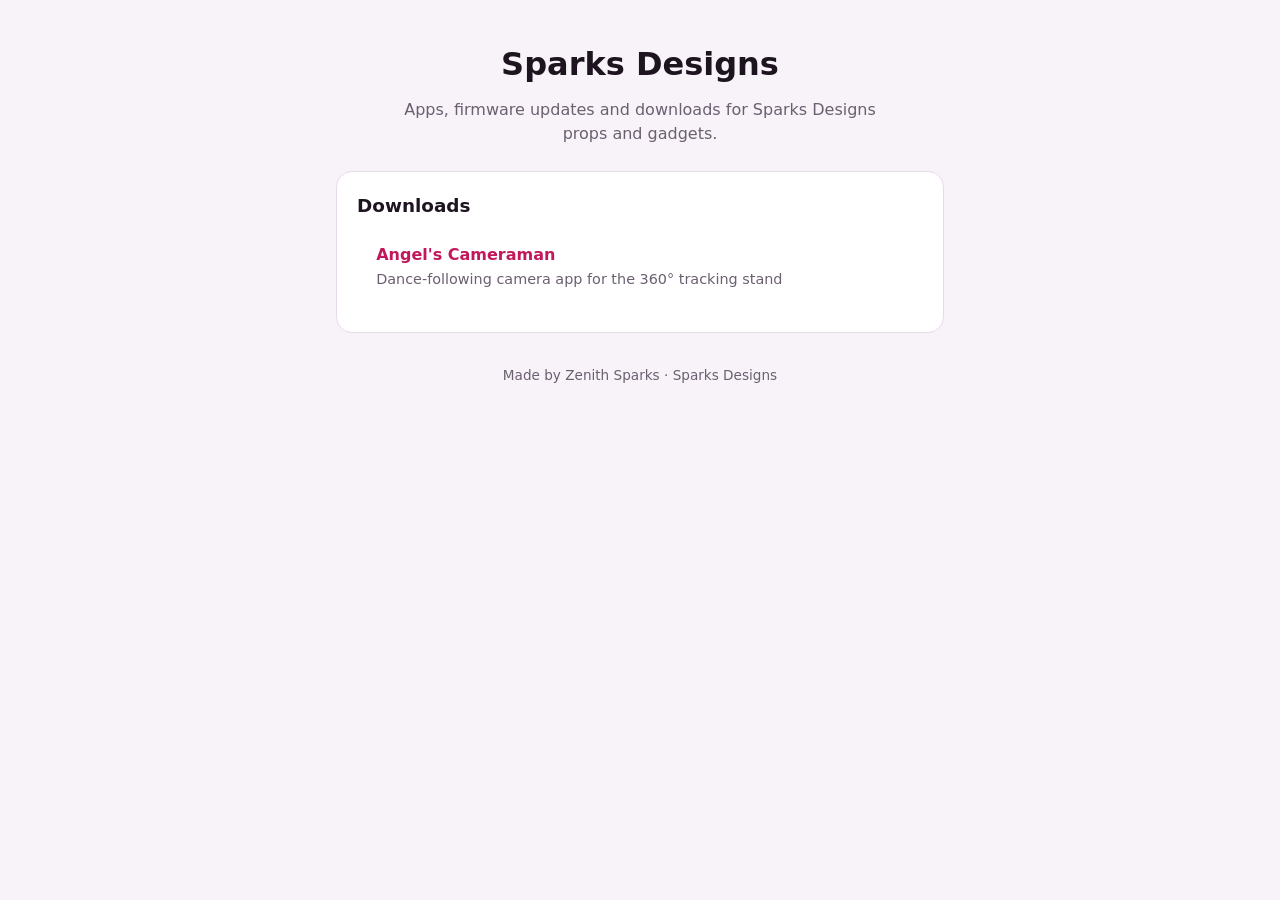
<file: index.html>
<!doctype html>
<html lang="en">
<head>
<meta charset="utf-8">
<meta name="viewport" content="width=device-width, initial-scale=1">
<title>Sparks Designs</title>
<meta name="description" content="Apps, updates and downloads for Sparks Designs props and gadgets.">
<link rel="stylesheet" href="style.css">
</head>
<body>
<main class="wrap">
  <section class="hero">
    <h1>Sparks Designs</h1>
    <p class="lead">Apps, firmware updates and downloads for Sparks Designs props and gadgets.</p>
  </section>
  <section class="card">
    <h2>Downloads</h2>
    <ul class="products">
      <li><a href="angels-cameraman/">Angel's Cameraman<span>Dance-following camera app for the 360° tracking stand</span></a></li>
    </ul>
  </section>
  <footer>Made by Zenith Sparks · Sparks Designs</footer>
</main>
</body>
</html>
</file>
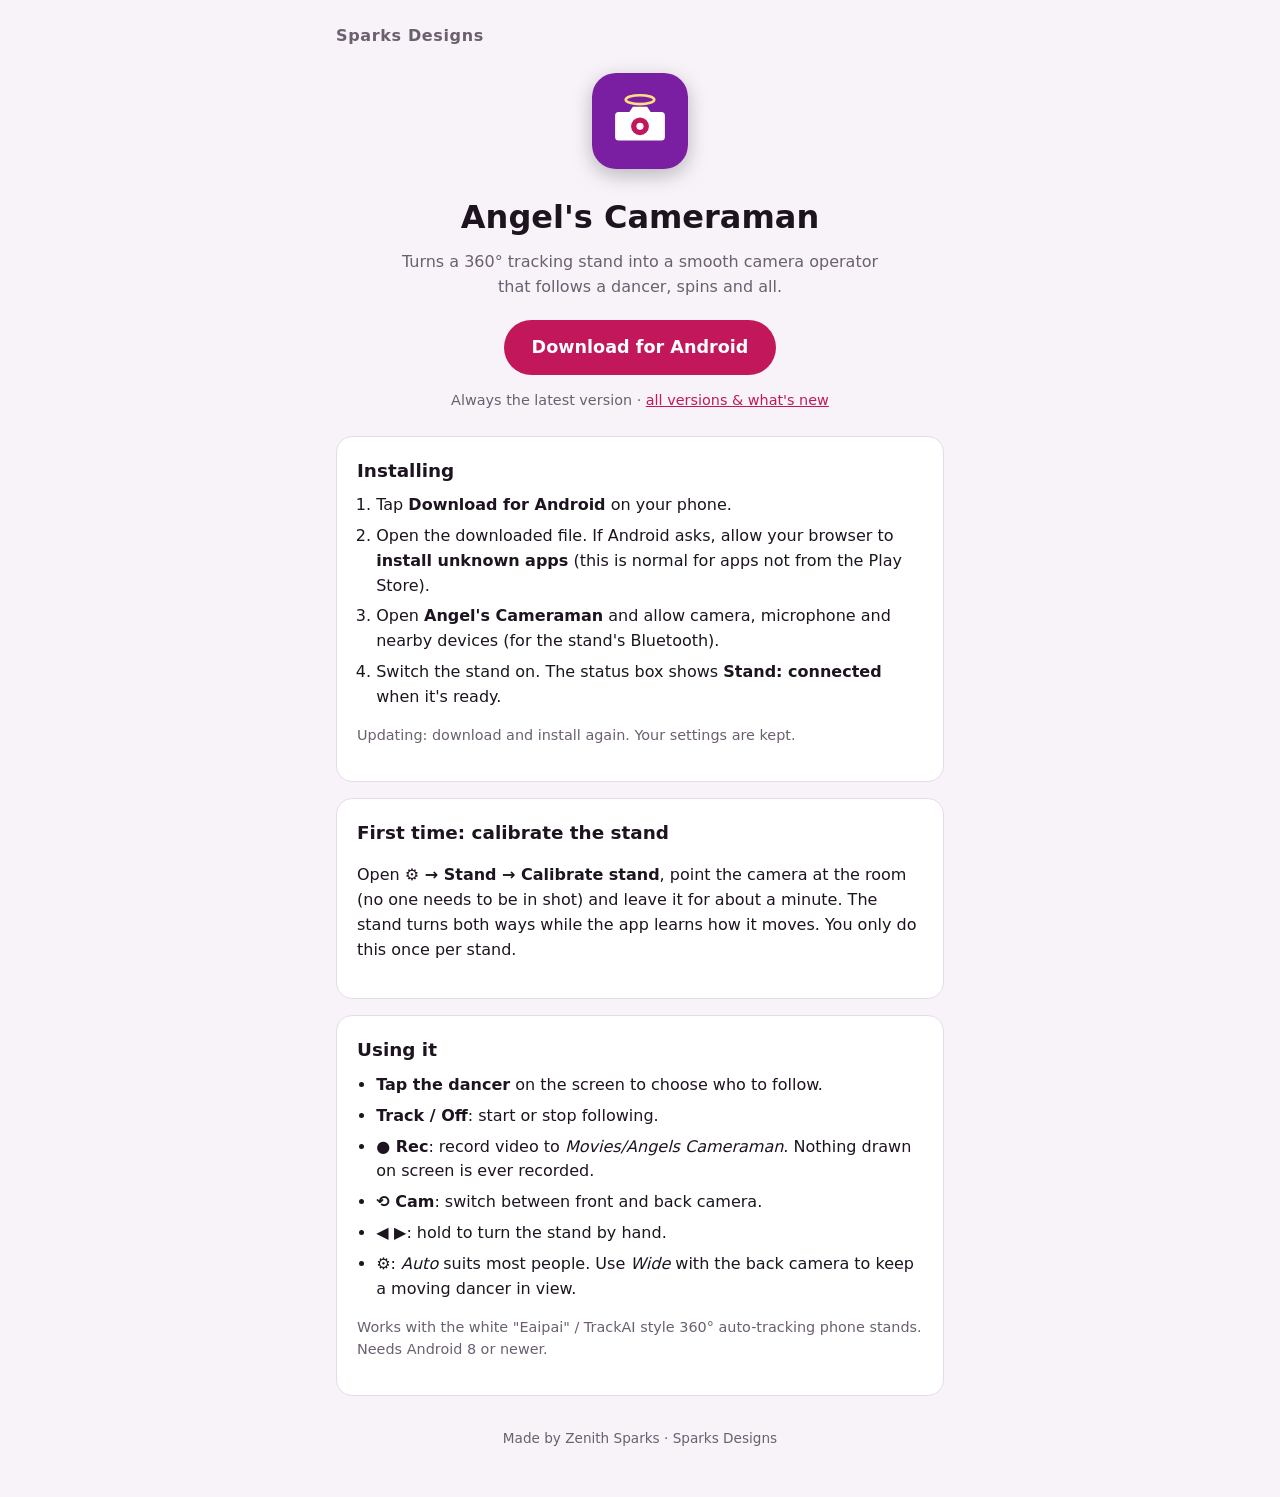
<file: angels-cameraman/index.html>
<!doctype html>
<html lang="en">
<head>
<meta charset="utf-8">
<meta name="viewport" content="width=device-width, initial-scale=1">
<title>Angel's Cameraman – Sparks Designs</title>
<meta name="description" content="Download Angel's Cameraman for Android: a smooth dance-following camera for the 360° tracking stand.">
<link rel="stylesheet" href="../style.css">
</head>
<body>
<main class="wrap">
  <a class="brand" href="../">Sparks Designs</a>

  <section class="hero">
    <svg class="appicon" viewBox="0 0 108 108" aria-hidden="true">
      <rect width="108" height="108" rx="24" fill="#7B1FA2"/>
      <ellipse cx="54" cy="30" rx="16" ry="5" fill="none" stroke="#FFE082" stroke-width="3"/>
      <path fill="#fff" d="M30,44 h12 l4,-6 h16 l4,6 h12 a4,4 0 0 1 4,4 v24 a4,4 0 0 1 -4,4 h-48 a4,4 0 0 1 -4,-4 v-24 a4,4 0 0 1 4,-4 z"/>
      <circle cx="54" cy="60" r="10" fill="#C2185B"/><circle cx="54" cy="60" r="4" fill="#fff"/>
    </svg>
    <h1>Angel's Cameraman</h1>
    <p class="lead">Turns a 360° tracking stand into a smooth camera operator that follows a dancer, spins and all.</p>
    <a class="button" href="https://github.com/sparks-designs/angels-cameraman/releases/latest/download/Angels-Cameraman.apk">Download for Android</a>
    <p class="small">Always the latest version · <a href="https://github.com/sparks-designs/angels-cameraman/releases">all versions &amp; what's new</a></p>
  </section>

  <section class="card">
    <h2>Installing</h2>
    <ol>
      <li>Tap <b>Download for Android</b> on your phone.</li>
      <li>Open the downloaded file. If Android asks, allow your browser to <b>install unknown apps</b> (this is normal for apps not from the Play Store).</li>
      <li>Open <b>Angel's Cameraman</b> and allow camera, microphone and nearby devices (for the stand's Bluetooth).</li>
      <li>Switch the stand on. The status box shows <b>Stand: connected</b> when it's ready.</li>
    </ol>
    <p class="small">Updating: download and install again. Your settings are kept.</p>
  </section>

  <section class="card">
    <h2>First time: calibrate the stand</h2>
    <p>Open <b>⚙ → Stand → Calibrate stand</b>, point the camera at the room (no one needs to be in shot) and leave it for about a minute. The stand turns both ways while the app learns how it moves. You only do this once per stand.</p>
  </section>

  <section class="card">
    <h2>Using it</h2>
    <ul>
      <li><b>Tap the dancer</b> on the screen to choose who to follow.</li>
      <li><b>Track / Off</b>: start or stop following.</li>
      <li><b>● Rec</b>: record video to <i>Movies/Angels Cameraman</i>. Nothing drawn on screen is ever recorded.</li>
      <li><b>⟲ Cam</b>: switch between front and back camera.</li>
      <li><b>◀ ▶</b>: hold to turn the stand by hand.</li>
      <li><b>⚙</b>: <i>Auto</i> suits most people. Use <i>Wide</i> with the back camera to keep a moving dancer in view.</li>
    </ul>
    <p class="small">Works with the white "Eaipai" / TrackAI style 360° auto-tracking phone stands. Needs Android 8 or newer.</p>
  </section>

  <footer>Made by Zenith Sparks · Sparks Designs</footer>
</main>
</body>
</html>
</file>
<file: style.css>
:root {
  --bg: #f7f3f8; --card: #ffffff; --text: #1d1420; --muted: #6b5f70;
  --accent: #c2185b; --accent-text: #ffffff; --line: #e6dce9;
}
@media (prefers-color-scheme: dark) {
  :root { --bg: #120d14; --card: #1d1620; --text: #f3ecf5; --muted: #b3a6b8; --accent: #ff6fb5; --accent-text: #1d1420; --line: #2f2533; }
}
* { box-sizing: border-box; }
body { margin: 0; background: var(--bg); color: var(--text);
  font: 16px/1.55 system-ui, -apple-system, "Segoe UI", Roboto, sans-serif; }
a { color: var(--accent); }
.wrap { max-width: 640px; margin: 0 auto; padding: 24px 16px 48px; }
.brand { display: inline-block; font-weight: 700; letter-spacing: .04em; text-decoration: none; color: var(--muted); margin-bottom: 24px; }
.hero { text-align: center; margin-bottom: 24px; }
.appicon { width: 96px; height: 96px; border-radius: 24px; box-shadow: 0 6px 20px rgba(0,0,0,.25); }
h1 { font-size: 2rem; margin: 16px 0 8px; }
h2 { font-size: 1.15rem; margin: 0 0 8px; }
.lead { color: var(--muted); margin: 0 auto 20px; max-width: 30em; }
.button { display: inline-block; background: var(--accent); color: var(--accent-text); font-weight: 700;
  text-decoration: none; padding: 14px 28px; border-radius: 999px; font-size: 1.1rem; }
.small { color: var(--muted); font-size: .9rem; }
.card { background: var(--card); border: 1px solid var(--line); border-radius: 16px; padding: 20px; margin: 16px 0; }
.card ol, .card ul { padding-left: 1.2em; margin: 0 0 8px; }
.card li { margin: 6px 0; }
.products { list-style: none; padding: 0; margin: 0; }
.products a { display: block; padding: 14px 0; font-weight: 600; text-decoration: none; border-bottom: 1px solid var(--line); }
.products li:last-child a { border-bottom: 0; }
.products span { display: block; font-weight: 400; color: var(--muted); font-size: .9rem; }
footer { text-align: center; color: var(--muted); font-size: .85rem; margin-top: 32px; }
</file>
